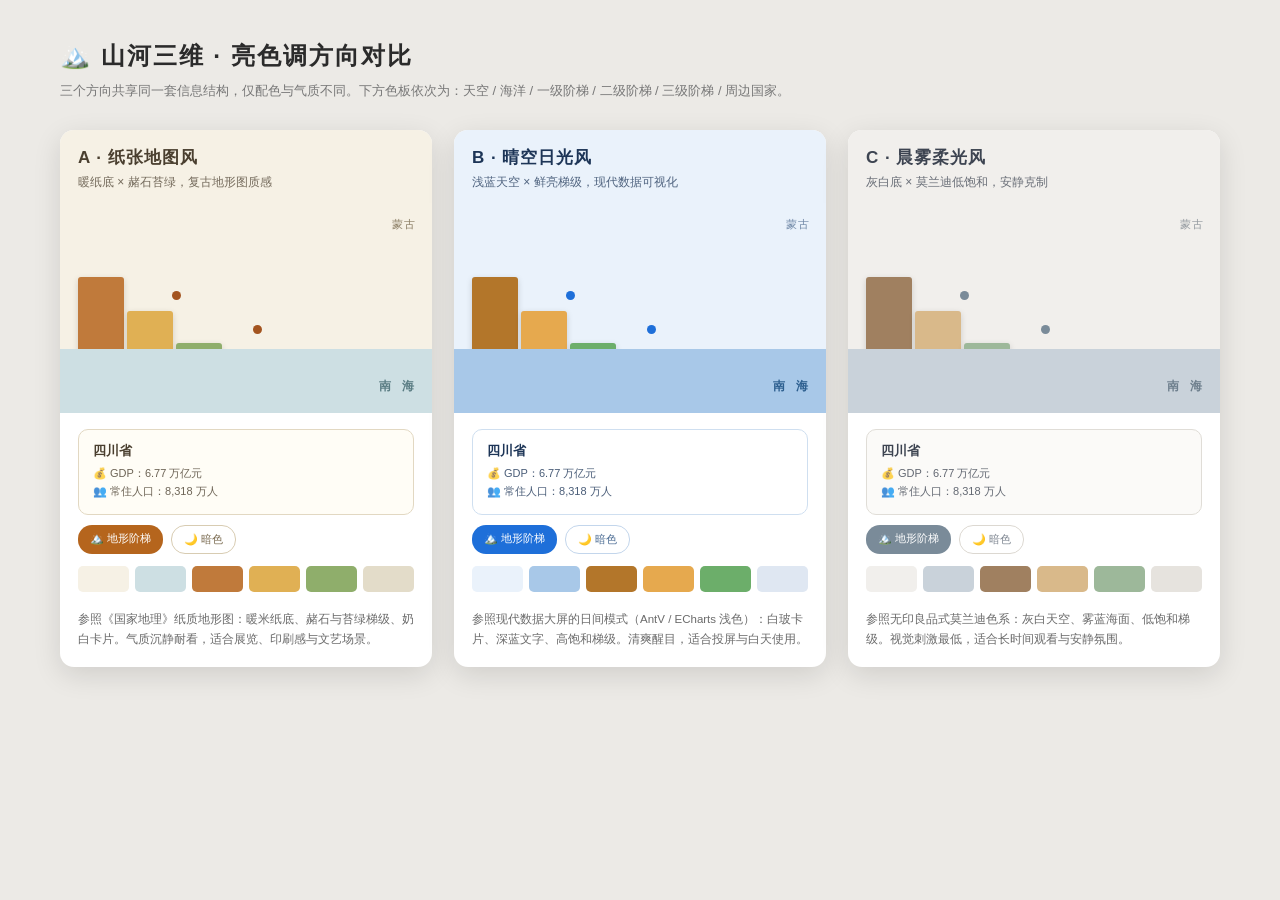
<file: theme-preview.html>
<!DOCTYPE html>
<html lang="zh-CN">
<head>
<meta charset="UTF-8">
<meta name="viewport" content="width=device-width, initial-scale=1.0">
<title>亮色调方向对比 · 山河三维</title>
<style>
    * { margin: 0; padding: 0; box-sizing: border-box; }
    body { font-family: "PingFang SC", "Microsoft YaHei", sans-serif; background: #eceae6; padding: 40px 24px; color: #333; }
    header { max-width: 1160px; margin: 0 auto 28px; }
    header h1 { font-size: 24px; letter-spacing: 2px; color: #2b2b2b; }
    header p { margin-top: 8px; font-size: 13px; color: #777; line-height: 1.7; }
    .grid { max-width: 1160px; margin: 0 auto; display: grid; grid-template-columns: repeat(3, 1fr); gap: 22px; }
    @media (max-width: 900px) { .grid { grid-template-columns: 1fr; } }
    .card { border-radius: 14px; overflow: hidden; box-shadow: 0 8px 28px rgba(0,0,0,.12); background: #fff; display: flex; flex-direction: column; }
    .card .head { padding: 16px 18px 12px; }
    .card .head h2 { font-size: 17px; letter-spacing: 1px; }
    .card .head .mood { font-size: 12px; margin-top: 5px; opacity: .75; }
    /* 场景模拟区 */
    .scene { position: relative; height: 210px; overflow: hidden; }
    .sea { position: absolute; left: 0; right: 0; bottom: 0; height: 64px; }
    .sea .sea-label { position: absolute; right: 14px; bottom: 18px; font-size: 12px; letter-spacing: 4px; font-weight: bold; }
    .land { position: absolute; bottom: 40px; display: flex; align-items: flex-end; gap: 3px; left: 18px; }
    .land .blk { width: 46px; border-radius: 3px 3px 0 0; box-shadow: 0 2px 6px rgba(0,0,0,.15); }
    .land .s1 { height: 96px; } .land .s2 { height: 62px; } .land .s3 { height: 30px; }
    .neighbor { position: absolute; left: 18px; bottom: 34px; width: 100%; }
    .nb-blk { position: absolute; right: 16px; bottom: 0; width: 70px; height: 22px; border-radius: 3px; }
    .country-label { position: absolute; top: 14px; right: 16px; font-size: 11px; letter-spacing: 1px; }
    .city-dot { position: absolute; width: 9px; height: 9px; border-radius: 50%; }
    /* UI 样本区 */
    .ui { padding: 16px 18px 18px; }
    .panel { border-radius: 10px; padding: 12px 14px; margin-bottom: 10px; }
    .panel .t { font-size: 13px; font-weight: bold; margin-bottom: 6px; }
    .panel .r { font-size: 11px; margin: 3px 0; opacity: .8; }
    .btnrow { display: flex; gap: 8px; }
    .btn { font-size: 11px; padding: 6px 12px; border-radius: 14px; }
    .swatches { display: flex; gap: 6px; margin-top: 12px; }
    .swatches i { flex: 1; height: 26px; border-radius: 5px; }
    .note { padding: 0 18px 18px; font-size: 11.5px; line-height: 1.7; opacity: .72; }

    /* ===== 方向A 纸张地图风 ===== */
    .a .head { background: #f6f1e5; color: #4a3f2f; }
    .a .scene { background: #f6f1e5; }
    .a .sea { background: #cddfe3; } .a .sea-label { color: #5b7d84; }
    .a .land .s1 { background: #c07a3b; } .a .land .s2 { background: #e0b054; } .a .land .s3 { background: #8fae6b; }
    .a .nb-blk { background: #e3dcc9; }
    .a .country-label { color: #8a7d63; }
    .a .city-dot { background: #a3541f; }
    .a .panel { background: #fffdf6; color: #4a3f2f; border: 1px solid #e2d8c2; }
    .a .btn { background: #b5651d; color: #fff; }
    .a .btn.ghost { background: transparent; color: #7a6a4f; border: 1px solid #d8ccb2; }
    /* ===== 方向B 晴空日光风 ===== */
    .b .head { background: #eaf2fb; color: #1d3557; }
    .b .scene { background: #eaf2fb; }
    .b .sea { background: #a8c8e8; } .b .sea-label { color: #2d5f8f; }
    .b .land .s1 { background: #b3762a; } .b .land .s2 { background: #e6a94e; } .b .land .s3 { background: #6cae6a; }
    .b .nb-blk { background: #dfe7f2; }
    .b .country-label { color: #6f87a6; }
    .b .city-dot { background: #1e6fd9; }
    .b .panel { background: rgba(255,255,255,.9); color: #1d3557; border: 1px solid #cfdff0; }
    .b .btn { background: #1e6fd9; color: #fff; }
    .b .btn.ghost { background: transparent; color: #4a6b93; border: 1px solid #c3d6ec; }
    /* ===== 方向C 晨雾柔光风 ===== */
    .c .head { background: #f1efec; color: #3d4451; }
    .c .scene { background: #f1efec; }
    .c .sea { background: #c9d2da; } .c .sea-label { color: #6e7f8d; }
    .c .land .s1 { background: #a08060; } .c .land .s2 { background: #d9b98a; } .c .land .s3 { background: #9db89a; }
    .c .nb-blk { background: #e6e3de; }
    .c .country-label { color: #93999f; }
    .c .city-dot { background: #7a8b99; }
    .c .panel { background: #fbfaf8; color: #3d4451; border: 1px solid #e0ddd7; }
    .c .btn { background: #7a8b99; color: #fff; }
    .c .btn.ghost { background: transparent; color: #7d8590; border: 1px solid #dcd8d1; }
</style>
</head>
<body>
<header>
    <h1>🏔️ 山河三维 · 亮色调方向对比</h1>
    <p>三个方向共享同一套信息结构，仅配色与气质不同。下方色板依次为：天空 / 海洋 / 一级阶梯 / 二级阶梯 / 三级阶梯 / 周边国家。</p>
</header>
<div class="grid">

    <div class="card a">
        <div class="head"><h2>A · 纸张地图风</h2><div class="mood">暖纸底 × 赭石苔绿，复古地形图质感</div></div>
        <div class="scene">
            <div class="country-label">蒙古</div>
            <div class="neighbor"><div class="nb-blk"></div></div>
            <div class="land"><div class="blk s1"></div><div class="blk s2"></div><div class="blk s3"></div></div>
            <div class="city-dot" style="left:30%;top:42%"></div>
            <div class="city-dot" style="left:52%;top:58%"></div>
            <div class="sea"><span class="sea-label">南 海</span></div>
        </div>
        <div class="ui">
            <div class="panel"><div class="t">四川省</div><div class="r">💰 GDP：6.77 万亿元</div><div class="r">👥 常住人口：8,318 万人</div></div>
            <div class="btnrow"><span class="btn">🏔️ 地形阶梯</span><span class="btn ghost">🌙 暗色</span></div>
            <div class="swatches"><i style="background:#f6f1e5"></i><i style="background:#cddfe3"></i><i style="background:#c07a3b"></i><i style="background:#e0b054"></i><i style="background:#8fae6b"></i><i style="background:#e3dcc9"></i></div>
        </div>
        <div class="note">参照《国家地理》纸质地形图：暖米纸底、赭石与苔绿梯级、奶白卡片。气质沉静耐看，适合展览、印刷感与文艺场景。</div>
    </div>

    <div class="card b">
        <div class="head"><h2>B · 晴空日光风</h2><div class="mood">浅蓝天空 × 鲜亮梯级，现代数据可视化</div></div>
        <div class="scene">
            <div class="country-label">蒙古</div>
            <div class="neighbor"><div class="nb-blk"></div></div>
            <div class="land"><div class="blk s1"></div><div class="blk s2"></div><div class="blk s3"></div></div>
            <div class="city-dot" style="left:30%;top:42%"></div>
            <div class="city-dot" style="left:52%;top:58%"></div>
            <div class="sea"><span class="sea-label">南 海</span></div>
        </div>
        <div class="ui">
            <div class="panel"><div class="t">四川省</div><div class="r">💰 GDP：6.77 万亿元</div><div class="r">👥 常住人口：8,318 万人</div></div>
            <div class="btnrow"><span class="btn">🏔️ 地形阶梯</span><span class="btn ghost">🌙 暗色</span></div>
            <div class="swatches"><i style="background:#eaf2fb"></i><i style="background:#a8c8e8"></i><i style="background:#b3762a"></i><i style="background:#e6a94e"></i><i style="background:#6cae6a"></i><i style="background:#dfe7f2"></i></div>
        </div>
        <div class="note">参照现代数据大屏的日间模式（AntV / ECharts 浅色）：白玻卡片、深蓝文字、高饱和梯级。清爽醒目，适合投屏与白天使用。</div>
    </div>

    <div class="card c">
        <div class="head"><h2>C · 晨雾柔光风</h2><div class="mood">灰白底 × 莫兰迪低饱和，安静克制</div></div>
        <div class="scene">
            <div class="country-label">蒙古</div>
            <div class="neighbor"><div class="nb-blk"></div></div>
            <div class="land"><div class="blk s1"></div><div class="blk s2"></div><div class="blk s3"></div></div>
            <div class="city-dot" style="left:30%;top:42%"></div>
            <div class="city-dot" style="left:52%;top:58%"></div>
            <div class="sea"><span class="sea-label">南 海</span></div>
        </div>
        <div class="ui">
            <div class="panel"><div class="t">四川省</div><div class="r">💰 GDP：6.77 万亿元</div><div class="r">👥 常住人口：8,318 万人</div></div>
            <div class="btnrow"><span class="btn">🏔️ 地形阶梯</span><span class="btn ghost">🌙 暗色</span></div>
            <div class="swatches"><i style="background:#f1efec"></i><i style="background:#c9d2da"></i><i style="background:#a08060"></i><i style="background:#d9b98a"></i><i style="background:#9db89a"></i><i style="background:#e6e3de"></i></div>
        </div>
        <div class="note">参照无印良品式莫兰迪色系：灰白天空、雾蓝海面、低饱和梯级。视觉刺激最低，适合长时间观看与安静氛围。</div>
    </div>

</div>
</body>
</html>
</file>
